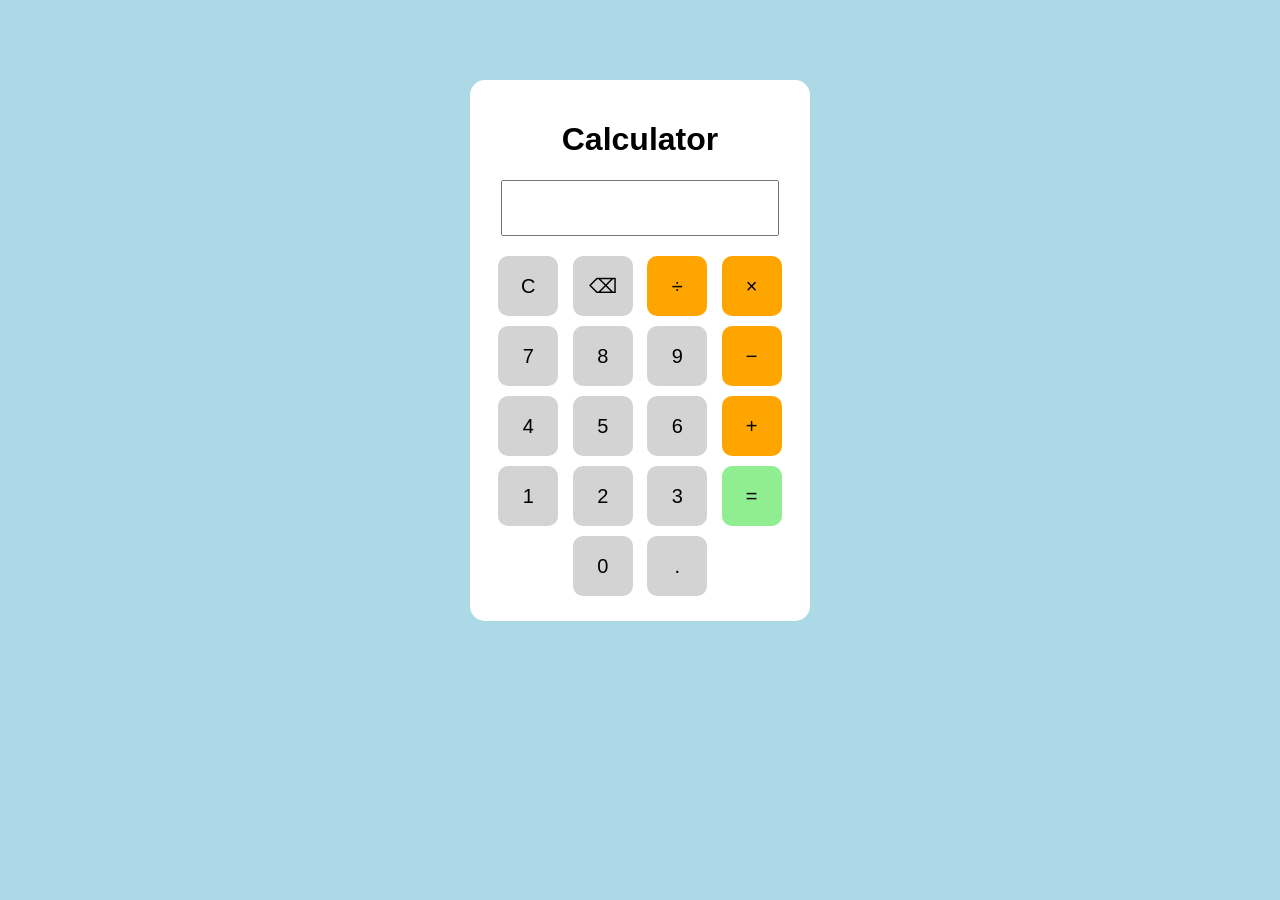
<file: Calculator.html>
<!DOCTYPE html>
<html>
<head>
    <title>My Calculator</title>

    <style>
        body {
            background-color: lightblue;
            font-family: Arial;
            text-align: center;
        }

        .calculator {
            width: 300px;
            margin: 80px auto;
            padding: 20px;
            background-color: white;
            border-radius: 15px;
        }

        #display {
            width: 90%;
            height: 50px;
            font-size: 25px;
            text-align: right;
            margin-bottom: 15px;
        }

        button {
            width: 60px;
            height: 60px;
            margin: 5px;
            font-size: 20px;
            border: none;
            border-radius: 10px;
            background-color: lightgray;
        }

        button:hover {
            background-color: gray;
        }

        .operator {
            background-color: orange;
        }

        .equal {
            background-color: lightgreen;
        }
    </style>
</head>

<body>

    <div class="calculator">

        <h1>Calculator</h1>

        <input type="text" id="display" readonly>

        <br>

        <button onclick="clearDisplay()">C</button>
        <button onclick="deleteNumber()">⌫</button>
        <button class="operator" onclick="addNumber('/')">÷</button>
        <button class="operator" onclick="addNumber('*')">×</button>

        <br>

        <button onclick="addNumber('7')">7</button>
        <button onclick="addNumber('8')">8</button>
        <button onclick="addNumber('9')">9</button>
        <button class="operator" onclick="addNumber('-')">−</button>

        <br>

        <button onclick="addNumber('4')">4</button>
        <button onclick="addNumber('5')">5</button>
        <button onclick="addNumber('6')">6</button>
        <button class="operator" onclick="addNumber('+')">+</button>

        <br>

        <button onclick="addNumber('1')">1</button>
        <button onclick="addNumber('2')">2</button>
        <button onclick="addNumber('3')">3</button>
        <button class="equal" onclick="calculate()">=</button>

        <br>

        <button onclick="addNumber('0')">0</button>
        <button onclick="addNumber('.')">.</button>

    </div>


    <script>

        // Add numbers and operators to the display
        function addNumber(value) {
            document.getElementById("display").value += value;
        }


        // Clear the calculator
        function clearDisplay() {
            document.getElementById("display").value = "";
        }


        // Delete the last number
        function deleteNumber() {
            var display = document.getElementById("display");

            display.value = display.value.slice(0, -1);
        }


        // Calculate the answer
        function calculate() {

            var display = document.getElementById("display");

            try {
                display.value = eval(display.value);
            }

            catch {
                display.value = "Error";
            }
        }

    </script>

</body>
</html>
</file>
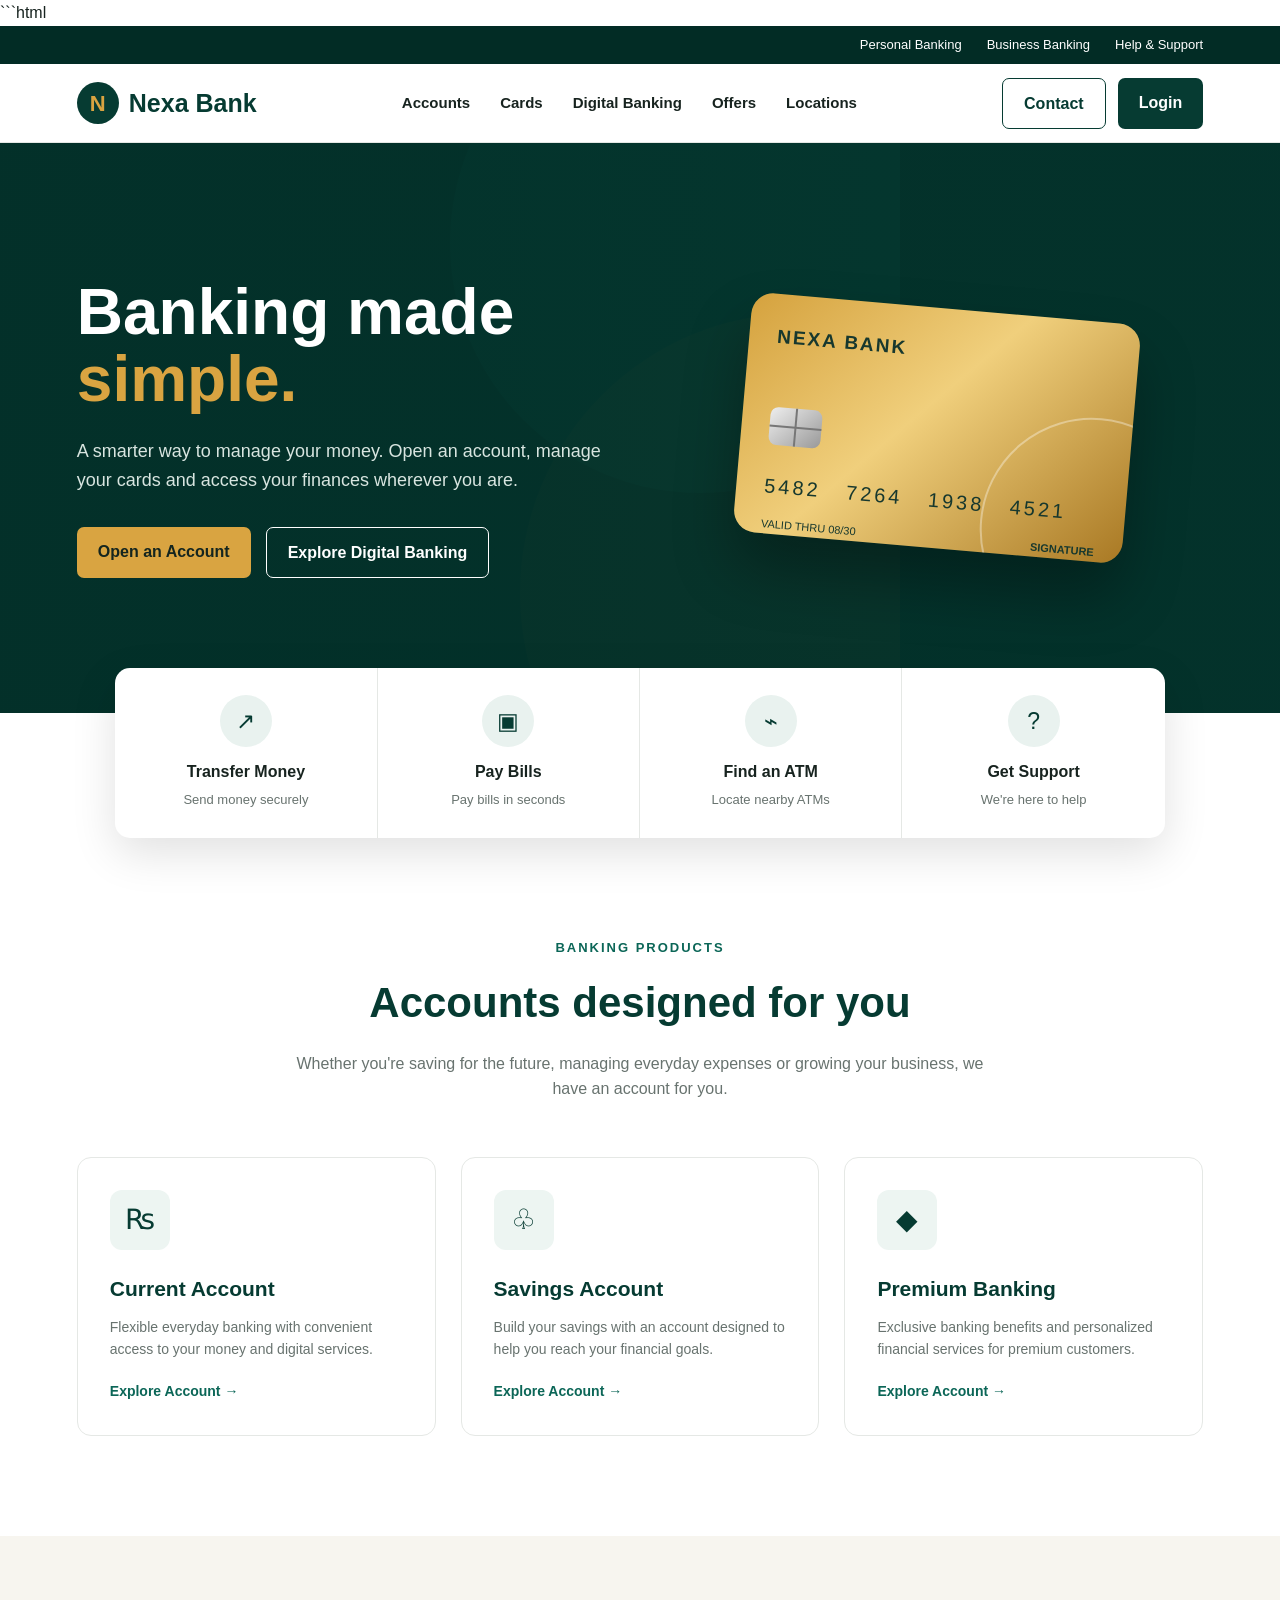
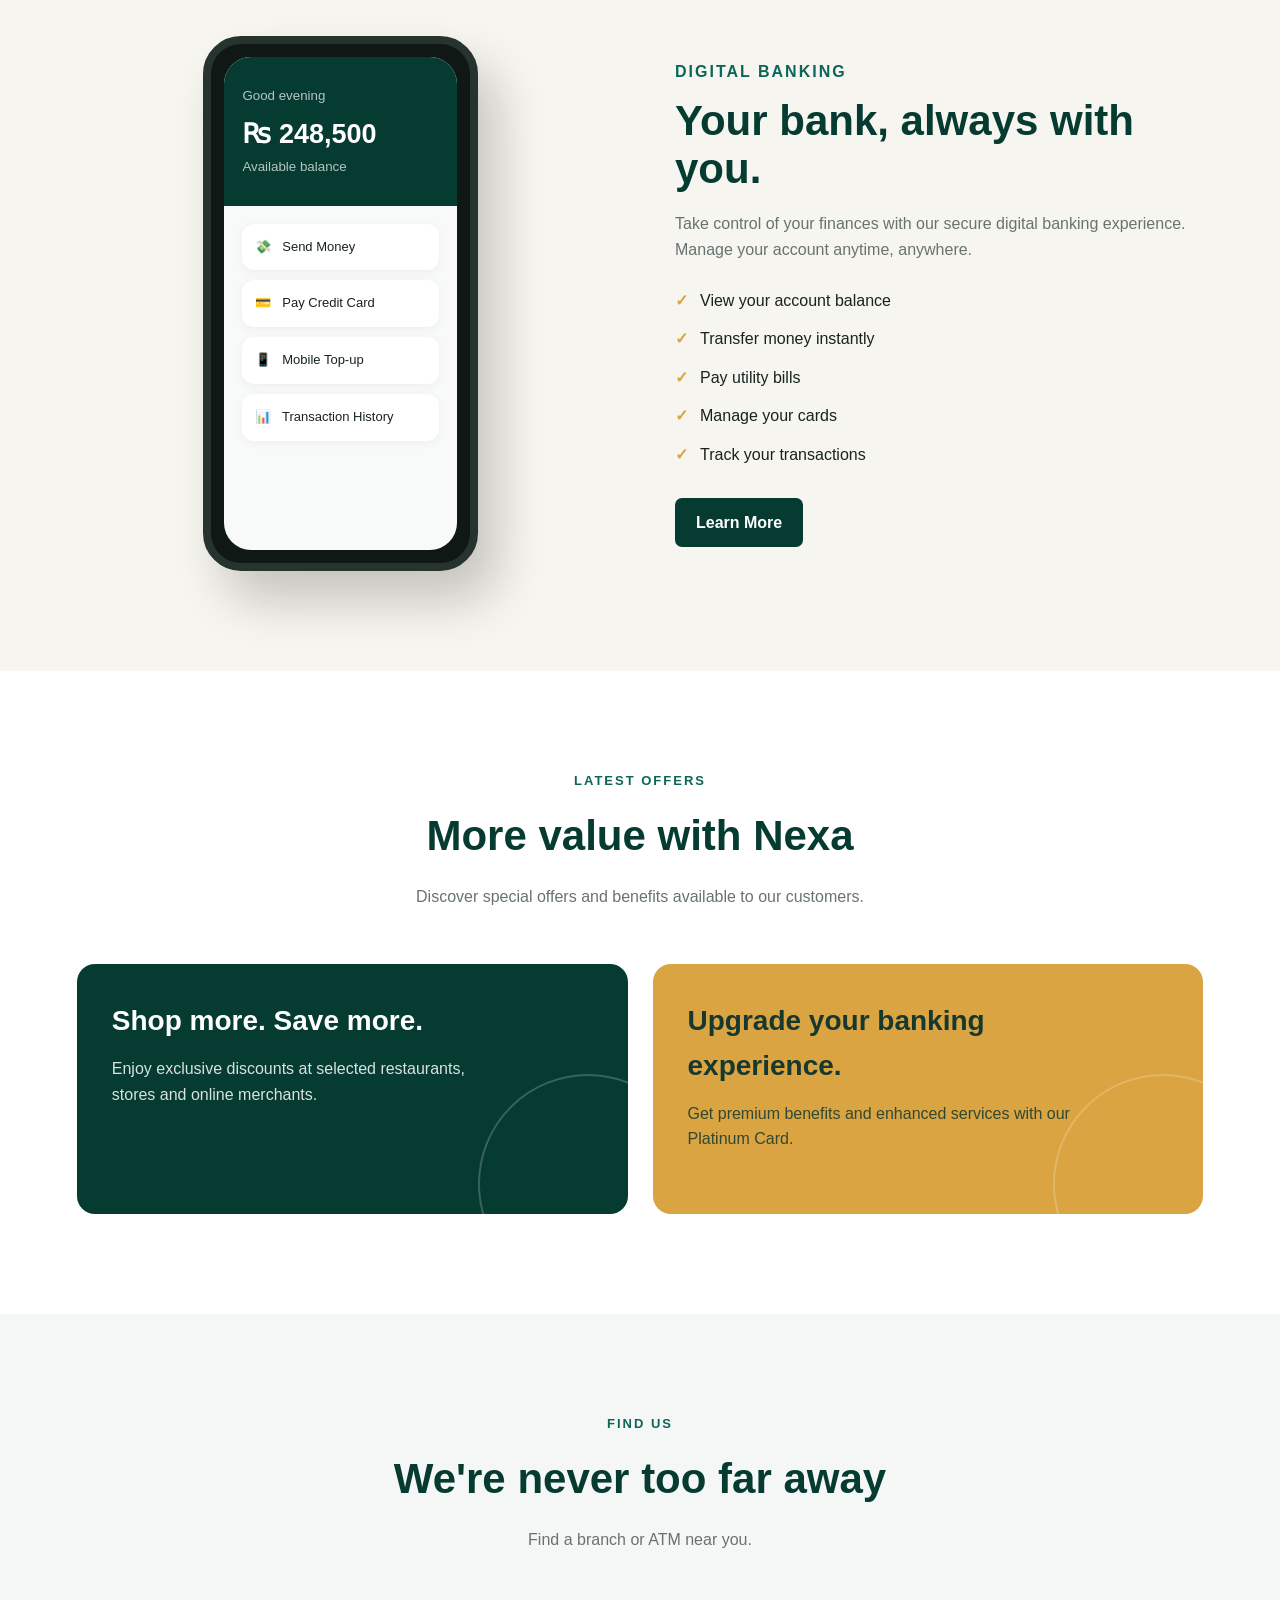
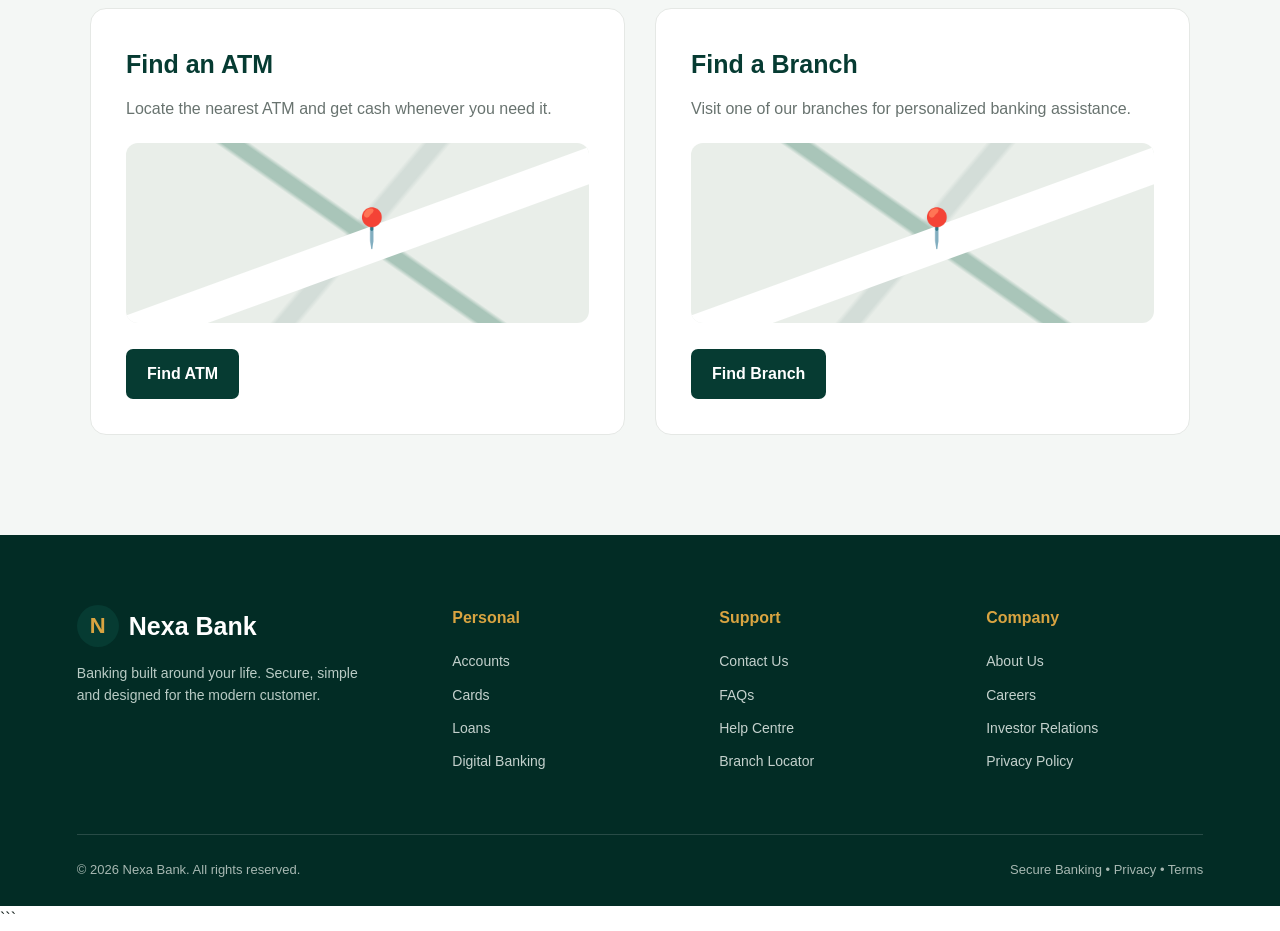
<file: indexxx.html>
```html
<!DOCTYPE html>
<html lang="en">
<head>
    <meta charset="UTF-8">
    <meta name="viewport" content="width=device-width, initial-scale=1.0">

    <title>Nexa Bank | Modern Digital Banking</title>

    <style>
        * {
            margin: 0;
            padding: 0;
            box-sizing: border-box;
            font-family: Arial, Helvetica, sans-serif;
        }

        :root {
            --primary: #063b32;
            --primary-light: #0b6657;
            --accent: #d9a441;
            --cream: #f7f5ef;
            --white: #ffffff;
            --text: #17231f;
            --muted: #68736f;
            --border: #e5e8e5;
        }

        body {
            background: var(--white);
            color: var(--text);
            line-height: 1.6;
        }

        a {
            text-decoration: none;
            color: inherit;
        }

        /* ================= NAVBAR ================= */

        .topbar {
            background: #022c25;
            color: white;
            padding: 9px 6%;
            display: flex;
            justify-content: flex-end;
            gap: 25px;
            font-size: 13px;
        }

        header {
            background: white;
            border-bottom: 1px solid var(--border);
            position: sticky;
            top: 0;
            z-index: 100;
        }

        .navbar {
            width: 88%;
            max-width: 1250px;
            margin: auto;
            height: 78px;
            display: flex;
            align-items: center;
            justify-content: space-between;
        }

        .logo {
            display: flex;
            align-items: center;
            gap: 10px;
            font-size: 25px;
            font-weight: 800;
            color: var(--primary);
        }

        .logo-icon {
            width: 42px;
            height: 42px;
            background: var(--primary);
            border-radius: 50%;
            display: grid;
            place-items: center;
            color: var(--accent);
            font-size: 22px;
        }

        .nav-links {
            display: flex;
            gap: 30px;
            list-style: none;
            font-size: 15px;
            font-weight: 600;
        }

        .nav-links a:hover {
            color: var(--primary-light);
        }

        .nav-buttons {
            display: flex;
            gap: 12px;
        }

        .btn {
            padding: 12px 21px;
            border-radius: 7px;
            border: none;
            cursor: pointer;
            font-weight: bold;
            display: inline-block;
        }

        .btn-outline {
            border: 1px solid var(--primary);
            color: var(--primary);
            background: white;
        }

        .btn-primary {
            background: var(--primary);
            color: white;
        }

        .btn-gold {
            background: var(--accent);
            color: #14251f;
        }

        /* ================= HERO ================= */

        .hero {
            background:
                linear-gradient(90deg, rgba(3, 48, 41, .98), rgba(3, 48, 41, .80)),
                url("data:image/svg+xml,%3Csvg xmlns='http://www.w3.org/2000/svg' width='900' height='600'%3E%3Crect width='900' height='600' fill='%23063b32'/%3E%3Ccircle cx='700' cy='100' r='250' fill='%230b6657' opacity='.7'/%3E%3Ccircle cx='800' cy='450' r='280' fill='%23d9a441' opacity='.15'/%3E%3C/svg%3E");

            color: white;
            min-height: 570px;
            display: flex;
            align-items: center;
        }

        .hero-container {
            width: 88%;
            max-width: 1250px;
            margin: auto;
            display: grid;
            grid-template-columns: 1fr 1fr;
            gap: 60px;
            align-items: center;
        }

        .hero-text h1 {
            font-size: clamp(42px, 5vw, 67px);
            line-height: 1.05;
            margin-bottom: 24px;
        }

        .hero-text h1 span {
            color: var(--accent);
        }

        .hero-text p {
            max-width: 560px;
            color: #d8e5e0;
            font-size: 18px;
            margin-bottom: 32px;
        }

        .hero-buttons {
            display: flex;
            gap: 15px;
            flex-wrap: wrap;
        }

        /* HERO BANK CARD */

        .hero-card-area {
            display: flex;
            justify-content: center;
            perspective: 1000px;
        }

        .bank-card {
            width: 390px;
            height: 240px;
            border-radius: 22px;
            padding: 28px;
            background:
                linear-gradient(135deg, #d5a23e, #f0cf7c 45%, #a97924);
            color: #17382e;
            box-shadow: 0 35px 60px rgba(0,0,0,.3);
            transform: rotate(5deg);
            position: relative;
            overflow: hidden;
        }

        .bank-card::after {
            content: "";
            position: absolute;
            width: 220px;
            height: 220px;
            border: 2px solid rgba(255,255,255,.35);
            border-radius: 50%;
            right: -80px;
            bottom: -80px;
        }

        .card-name {
            font-size: 19px;
            font-weight: bold;
            letter-spacing: 2px;
        }

        .chip {
            margin-top: 55px;
            width: 52px;
            height: 38px;
            border-radius: 8px;
            background: linear-gradient(135deg,#eee,#999);
            position: relative;
        }

        .chip::before,
        .chip::after {
            content: "";
            position: absolute;
            background: #777;
        }

        .chip::before {
            width: 100%;
            height: 2px;
            top: 18px;
        }

        .chip::after {
            width: 2px;
            height: 100%;
            left: 25px;
        }

        .card-number {
            margin-top: 25px;
            font-size: 20px;
            letter-spacing: 3px;
        }

        .card-bottom {
            margin-top: 14px;
            display: flex;
            justify-content: space-between;
            font-size: 11px;
        }

        /* ================= QUICK SERVICES ================= */

        .quick-services {
            margin-top: -45px;
            position: relative;
            z-index: 5;
        }

        .quick-grid {
            width: 82%;
            max-width: 1100px;
            margin: auto;
            background: white;
            border-radius: 15px;
            box-shadow: 0 15px 45px rgba(0,0,0,.12);
            display: grid;
            grid-template-columns: repeat(4, 1fr);
            overflow: hidden;
        }

        .quick-item {
            padding: 27px;
            text-align: center;
            border-right: 1px solid var(--border);
        }

        .quick-item:last-child {
            border: none;
        }

        .quick-icon {
            width: 52px;
            height: 52px;
            margin: auto auto 12px;
            border-radius: 50%;
            display: grid;
            place-items: center;
            background: #e9f2ef;
            color: var(--primary);
            font-size: 23px;
        }

        .quick-item h4 {
            margin-bottom: 5px;
        }

        .quick-item p {
            font-size: 13px;
            color: var(--muted);
        }

        /* ================= SECTIONS ================= */

        .section {
            padding: 100px 6%;
        }

        .section-heading {
            text-align: center;
            max-width: 700px;
            margin: auto auto 55px;
        }

        .section-heading .small-title {
            color: var(--primary-light);
            font-weight: bold;
            text-transform: uppercase;
            letter-spacing: 2px;
            font-size: 13px;
        }

        .section-heading h2 {
            font-size: 42px;
            margin: 10px 0 15px;
            color: var(--primary);
        }

        .section-heading p {
            color: var(--muted);
        }

        /* ================= PRODUCTS ================= */

        .product-grid {
            max-width: 1150px;
            margin: auto;
            display: grid;
            grid-template-columns: repeat(3, 1fr);
            gap: 25px;
        }

        .product-card {
            border: 1px solid var(--border);
            border-radius: 14px;
            padding: 32px;
            transition: .3s;
            background: white;
        }

        .product-card:hover {
            transform: translateY(-8px);
            box-shadow: 0 18px 40px rgba(0,0,0,.08);
        }

        .product-icon {
            width: 60px;
            height: 60px;
            background: #edf5f2;
            color: var(--primary);
            border-radius: 12px;
            display: grid;
            place-items: center;
            font-size: 28px;
            margin-bottom: 22px;
        }

        .product-card h3 {
            color: var(--primary);
            font-size: 21px;
            margin-bottom: 10px;
        }

        .product-card p {
            color: var(--muted);
            margin-bottom: 20px;
            font-size: 14px;
        }

        .learn-more {
            color: var(--primary-light);
            font-weight: bold;
            font-size: 14px;
        }

        /* ================= FEATURE ================= */

        .feature {
            background: var(--cream);
        }

        .feature-container {
            max-width: 1150px;
            margin: auto;
            display: grid;
            grid-template-columns: 1fr 1fr;
            gap: 70px;
            align-items: center;
        }

        .phone-area {
            display: flex;
            justify-content: center;
            position: relative;
        }

        .phone {
            width: 275px;
            height: 535px;
            background: #101816;
            border: 8px solid #27332f;
            border-radius: 38px;
            padding: 13px;
            box-shadow: 20px 30px 50px rgba(0,0,0,.2);
        }

        .phone-screen {
            height: 100%;
            background: #f7faf8;
            border-radius: 27px;
            overflow: hidden;
        }

        .phone-top {
            background: var(--primary);
            color: white;
            padding: 28px 18px;
        }

        .phone-top small {
            opacity: .7;
        }

        .balance {
            font-size: 27px;
            font-weight: bold;
            margin-top: 7px;
        }

        .phone-menu {
            padding: 18px;
        }

        .phone-row {
            background: white;
            border-radius: 12px;
            padding: 13px;
            margin-bottom: 10px;
            box-shadow: 0 2px 10px rgba(0,0,0,.05);
            font-size: 13px;
        }

        .feature-content .small-title {
            color: var(--primary-light);
            font-weight: bold;
            text-transform: uppercase;
            letter-spacing: 2px;
        }

        .feature-content h2 {
            font-size: 42px;
            line-height: 1.15;
            color: var(--primary);
            margin: 12px 0 18px;
        }

        .feature-content p {
            color: var(--muted);
            margin-bottom: 25px;
        }

        .feature-list {
            list-style: none;
            margin-bottom: 30px;
        }

        .feature-list li {
            margin-bottom: 13px;
        }

        .feature-list li::before {
            content: "✓";
            color: var(--accent);
            font-weight: bold;
            margin-right: 12px;
        }

        /* ================= OFFERS ================= */

        .offers {
            max-width: 1150px;
            margin: auto;
            display: grid;
            grid-template-columns: 1fr 1fr;
            gap: 25px;
        }

        .offer {
            min-height: 250px;
            padding: 35px;
            border-radius: 18px;
            position: relative;
            overflow: hidden;
            background: var(--primary);
            color: white;
        }

        .offer:nth-child(2) {
            background: #d9a441;
            color: #17382e;
        }

        .offer h3 {
            font-size: 28px;
            max-width: 340px;
            margin-bottom: 12px;
        }

        .offer p {
            max-width: 400px;
            opacity: .85;
        }

        .offer-circle {
            position: absolute;
            width: 220px;
            height: 220px;
            border: 2px solid rgba(255,255,255,.2);
            border-radius: 50%;
            right: -70px;
            bottom: -80px;
        }

        /* ================= LOCATION ================= */

        .location-section {
            background: #f4f7f5;
        }

        .location-grid {
            max-width: 1100px;
            margin: auto;
            display: grid;
            grid-template-columns: 1fr 1fr;
            gap: 30px;
        }

        .location-card {
            background: white;
            padding: 35px;
            border-radius: 16px;
            border: 1px solid var(--border);
        }

        .location-card h3 {
            color: var(--primary);
            font-size: 25px;
            margin-bottom: 12px;
        }

        .location-card p {
            color: var(--muted);
            margin-bottom: 22px;
        }

        .fake-map {
            height: 180px;
            border-radius: 12px;
            background:
                linear-gradient(35deg, transparent 48%, #a9c5b9 49%, #a9c5b9 52%, transparent 53%),
                linear-gradient(130deg, transparent 48%, #d3ddd8 49%, #d3ddd8 52%, transparent 53%),
                #e9eee9;
            position: relative;
            overflow: hidden;
        }

        .map-road {
            position: absolute;
            width: 130%;
            height: 35px;
            background: #fff;
            transform: rotate(-20deg);
            top: 75px;
            left: -30px;
        }

        .map-pin {
            position: absolute;
            left: 48%;
            top: 55px;
            font-size: 38px;
        }

        /* ================= FOOTER ================= */

        footer {
            background: #022c25;
            color: white;
            padding: 70px 6% 25px;
        }

        .footer-grid {
            max-width: 1200px;
            margin: auto;
            display: grid;
            grid-template-columns: 1.5fr repeat(3, 1fr);
            gap: 50px;
        }

        .footer-brand p {
            color: #b9cbc5;
            max-width: 300px;
            margin-top: 15px;
            font-size: 14px;
        }

        footer h4 {
            margin-bottom: 20px;
            color: var(--accent);
        }

        footer ul {
            list-style: none;
        }

        footer li {
            margin-bottom: 11px;
            color: #c4d1cd;
            font-size: 14px;
        }

        .copyright {
            max-width: 1200px;
            margin: 50px auto 0;
            padding-top: 25px;
            border-top: 1px solid rgba(255,255,255,.15);
            color: #a7b8b2;
            font-size: 13px;
            display: flex;
            justify-content: space-between;
        }

        /* ================= RESPONSIVE ================= */

        @media (max-width: 950px) {

            .nav-links {
                display: none;
            }

            .hero-container,
            .feature-container {
                grid-template-columns: 1fr;
            }

            .hero {
                padding: 80px 0;
            }

            .hero-card-area {
                margin-top: 30px;
            }

            .quick-grid {
                grid-template-columns: repeat(2, 1fr);
            }

            .quick-item:nth-child(2) {
                border-right: none;
            }

            .product-grid {
                grid-template-columns: 1fr 1fr;
            }

            .footer-grid {
                grid-template-columns: 1fr 1fr;
            }
        }

        @media (max-width: 650px) {

            .topbar {
                display: none;
            }

            .navbar {
                height: 68px;
            }

            .nav-buttons .btn-outline {
                display: none;
            }

            .logo {
                font-size: 21px;
            }

            .hero-text h1 {
                font-size: 43px;
            }

            .bank-card {
                width: 310px;
                height: 195px;
            }

            .chip {
                margin-top: 30px;
            }

            .card-number {
                font-size: 15px;
            }

            .quick-grid {
                grid-template-columns: 1fr 1fr;
                width: 92%;
            }

            .quick-item {
                padding: 20px 10px;
            }

            .section {
                padding: 70px 5%;
            }

            .section-heading h2,
            .feature-content h2 {
                font-size: 33px;
            }

            .product-grid,
            .offers,
            .location-grid {
                grid-template-columns: 1fr;
            }

            .footer-grid {
                grid-template-columns: 1fr;
            }

            .copyright {
                flex-direction: column;
                gap: 10px;
            }
        }
    </style>
</head>

<body>

    <!-- TOP BAR -->
    <div class="topbar">
        <span>Personal Banking</span>
        <span>Business Banking</span>
        <span>Help & Support</span>
    </div>

    <!-- NAVIGATION -->
    <header>
        <nav class="navbar">

            <a href="#" class="logo">
                <span class="logo-icon">N</span>
                Nexa Bank
            </a>

            <ul class="nav-links">
                <li><a href="#accounts">Accounts</a></li>
                <li><a href="#cards">Cards</a></li>
                <li><a href="#digital">Digital Banking</a></li>
                <li><a href="#offers">Offers</a></li>
                <li><a href="#locations">Locations</a></li>
            </ul>

            <div class="nav-buttons">
                <a href="#" class="btn btn-outline">Contact</a>
                <a href="#" class="btn btn-primary">Login</a>
            </div>

        </nav>
    </header>


    <!-- HERO -->
    <section class="hero">

        <div class="hero-container">

            <div class="hero-text">

                <h1>
                    Banking made
                    <span>simple.</span>
                </h1>

                <p>
                    A smarter way to manage your money.
                    Open an account, manage your cards and
                    access your finances wherever you are.
                </p>

                <div class="hero-buttons">
                    <a href="#accounts" class="btn btn-gold">
                        Open an Account
                    </a>

                    <a href="#digital" class="btn"
                       style="border:1px solid white;color:white;">
                        Explore Digital Banking
                    </a>
                </div>

            </div>


            <div class="hero-card-area">

                <div class="bank-card">

                    <div class="card-name">
                        NEXA BANK
                    </div>

                    <div class="chip"></div>

                    <div class="card-number">
                        5482 &nbsp; 7264 &nbsp; 1938 &nbsp; 4521
                    </div>

                    <div class="card-bottom">
                        <span>VALID THRU 08/30</span>
                        <strong>SIGNATURE</strong>
                    </div>

                </div>

            </div>

        </div>

    </section>


    <!-- QUICK SERVICES -->

    <section class="quick-services">

        <div class="quick-grid">

            <div class="quick-item">
                <div class="quick-icon">↗</div>
                <h4>Transfer Money</h4>
                <p>Send money securely</p>
            </div>

            <div class="quick-item">
                <div class="quick-icon">▣</div>
                <h4>Pay Bills</h4>
                <p>Pay bills in seconds</p>
            </div>

            <div class="quick-item">
                <div class="quick-icon">⌁</div>
                <h4>Find an ATM</h4>
                <p>Locate nearby ATMs</p>
            </div>

            <div class="quick-item">
                <div class="quick-icon">?</div>
                <h4>Get Support</h4>
                <p>We're here to help</p>
            </div>

        </div>

    </section>


    <!-- ACCOUNTS -->

    <section class="section" id="accounts">

        <div class="section-heading">

            <div class="small-title">
                Banking Products
            </div>

            <h2>Accounts designed for you</h2>

            <p>
                Whether you're saving for the future,
                managing everyday expenses or growing
                your business, we have an account for you.
            </p>

        </div>


        <div class="product-grid">

            <div class="product-card">

                <div class="product-icon">₨</div>

                <h3>Current Account</h3>

                <p>
                    Flexible everyday banking with convenient
                    access to your money and digital services.
                </p>

                <a href="#" class="learn-more">
                    Explore Account →
                </a>

            </div>


            <div class="product-card">

                <div class="product-icon">♧</div>

                <h3>Savings Account</h3>

                <p>
                    Build your savings with an account designed
                    to help you reach your financial goals.
                </p>

                <a href="#" class="learn-more">
                    Explore Account →
                </a>

            </div>


            <div class="product-card">

                <div class="product-icon">◆</div>

                <h3>Premium Banking</h3>

                <p>
                    Exclusive banking benefits and personalized
                    financial services for premium customers.
                </p>

                <a href="#" class="learn-more">
                    Explore Account →
                </a>

            </div>

        </div>

    </section>


    <!-- DIGITAL BANKING -->

    <section class="section feature" id="digital">

        <div class="feature-container">

            <div class="phone-area">

                <div class="phone">

                    <div class="phone-screen">

                        <div class="phone-top">

                            <small>Good evening</small>

                            <div class="balance">
                                ₨ 248,500
                            </div>

                            <small>Available balance</small>

                        </div>

                        <div class="phone-menu">

                            <div class="phone-row">
                                💸 &nbsp; Send Money
                            </div>

                            <div class="phone-row">
                                💳 &nbsp; Pay Credit Card
                            </div>

                            <div class="phone-row">
                                📱 &nbsp; Mobile Top-up
                            </div>

                            <div class="phone-row">
                                📊 &nbsp; Transaction History
                            </div>

                        </div>

                    </div>

                </div>

            </div>


            <div class="feature-content">

                <div class="small-title">
                    Digital Banking
                </div>

                <h2>
                    Your bank,
                    always with you.
                </h2>

                <p>
                    Take control of your finances with our
                    secure digital banking experience. Manage
                    your account anytime, anywhere.
                </p>

                <ul class="feature-list">
                    <li>View your account balance</li>
                    <li>Transfer money instantly</li>
                    <li>Pay utility bills</li>
                    <li>Manage your cards</li>
                    <li>Track your transactions</li>
                </ul>

                <a href="#" class="btn btn-primary">
                    Learn More
                </a>

            </div>

        </div>

    </section>


    <!-- OFFERS -->

    <section class="section" id="offers">

        <div class="section-heading">

            <div class="small-title">
                Latest Offers
            </div>

            <h2>More value with Nexa</h2>

            <p>
                Discover special offers and benefits
                available to our customers.
            </p>

        </div>


        <div class="offers">

            <div class="offer">

                <h3>
                    Shop more.
                    Save more.
                </h3>

                <p>
                    Enjoy exclusive discounts at selected
                    restaurants, stores and online merchants.
                </p>

                <div class="offer-circle"></div>

            </div>


            <div class="offer">

                <h3>
                    Upgrade your
                    banking experience.
                </h3>

                <p>
                    Get premium benefits and enhanced
                    services with our Platinum Card.
                </p>

                <div class="offer-circle"></div>

            </div>

        </div>

    </section>


    <!-- ATM / LOCATION -->

    <section class="section location-section" id="locations">

        <div class="section-heading">

            <div class="small-title">
                Find Us
            </div>

            <h2>We're never too far away</h2>

            <p>
                Find a branch or ATM near you.
            </p>

        </div>


        <div class="location-grid">

            <div class="location-card">

                <h3>Find an ATM</h3>

                <p>
                    Locate the nearest ATM and get cash
                    whenever you need it.
                </p>

                <div class="fake-map">

                    <div class="map-road"></div>

                    <div class="map-pin">📍</div>

                </div>

                <br>

                <a href="#" class="btn btn-primary">
                    Find ATM
                </a>

            </div>


            <div class="location-card">

                <h3>Find a Branch</h3>

                <p>
                    Visit one of our branches for personalized
                    banking assistance.
                </p>

                <div class="fake-map">

                    <div class="map-road"></div>

                    <div class="map-pin">📍</div>

                </div>

                <br>

                <a href="#" class="btn btn-primary">
                    Find Branch
                </a>

            </div>

        </div>

    </section>


    <!-- FOOTER -->

    <footer>

        <div class="footer-grid">

            <div class="footer-brand">

                <div class="logo" style="color:white;">
                    <span class="logo-icon">N</span>
                    Nexa Bank
                </div>

                <p>
                    Banking built around your life.
                    Secure, simple and designed for
                    the modern customer.
                </p>

            </div>


            <div>

                <h4>Personal</h4>

                <ul>
                    <li>Accounts</li>
                    <li>Cards</li>
                    <li>Loans</li>
                    <li>Digital Banking</li>
                </ul>

            </div>


            <div>

                <h4>Support</h4>

                <ul>
                    <li>Contact Us</li>
                    <li>FAQs</li>
                    <li>Help Centre</li>
                    <li>Branch Locator</li>
                </ul>

            </div>


            <div>

                <h4>Company</h4>

                <ul>
                    <li>About Us</li>
                    <li>Careers</li>
                    <li>Investor Relations</li>
                    <li>Privacy Policy</li>
                </ul>

            </div>

        </div>


        <div class="copyright">

            <span>
                © 2026 Nexa Bank. All rights reserved.
            </span>

            <span>
                Secure Banking • Privacy • Terms
            </span>

        </div>

    </footer>

</body>
</html>
```
</file>
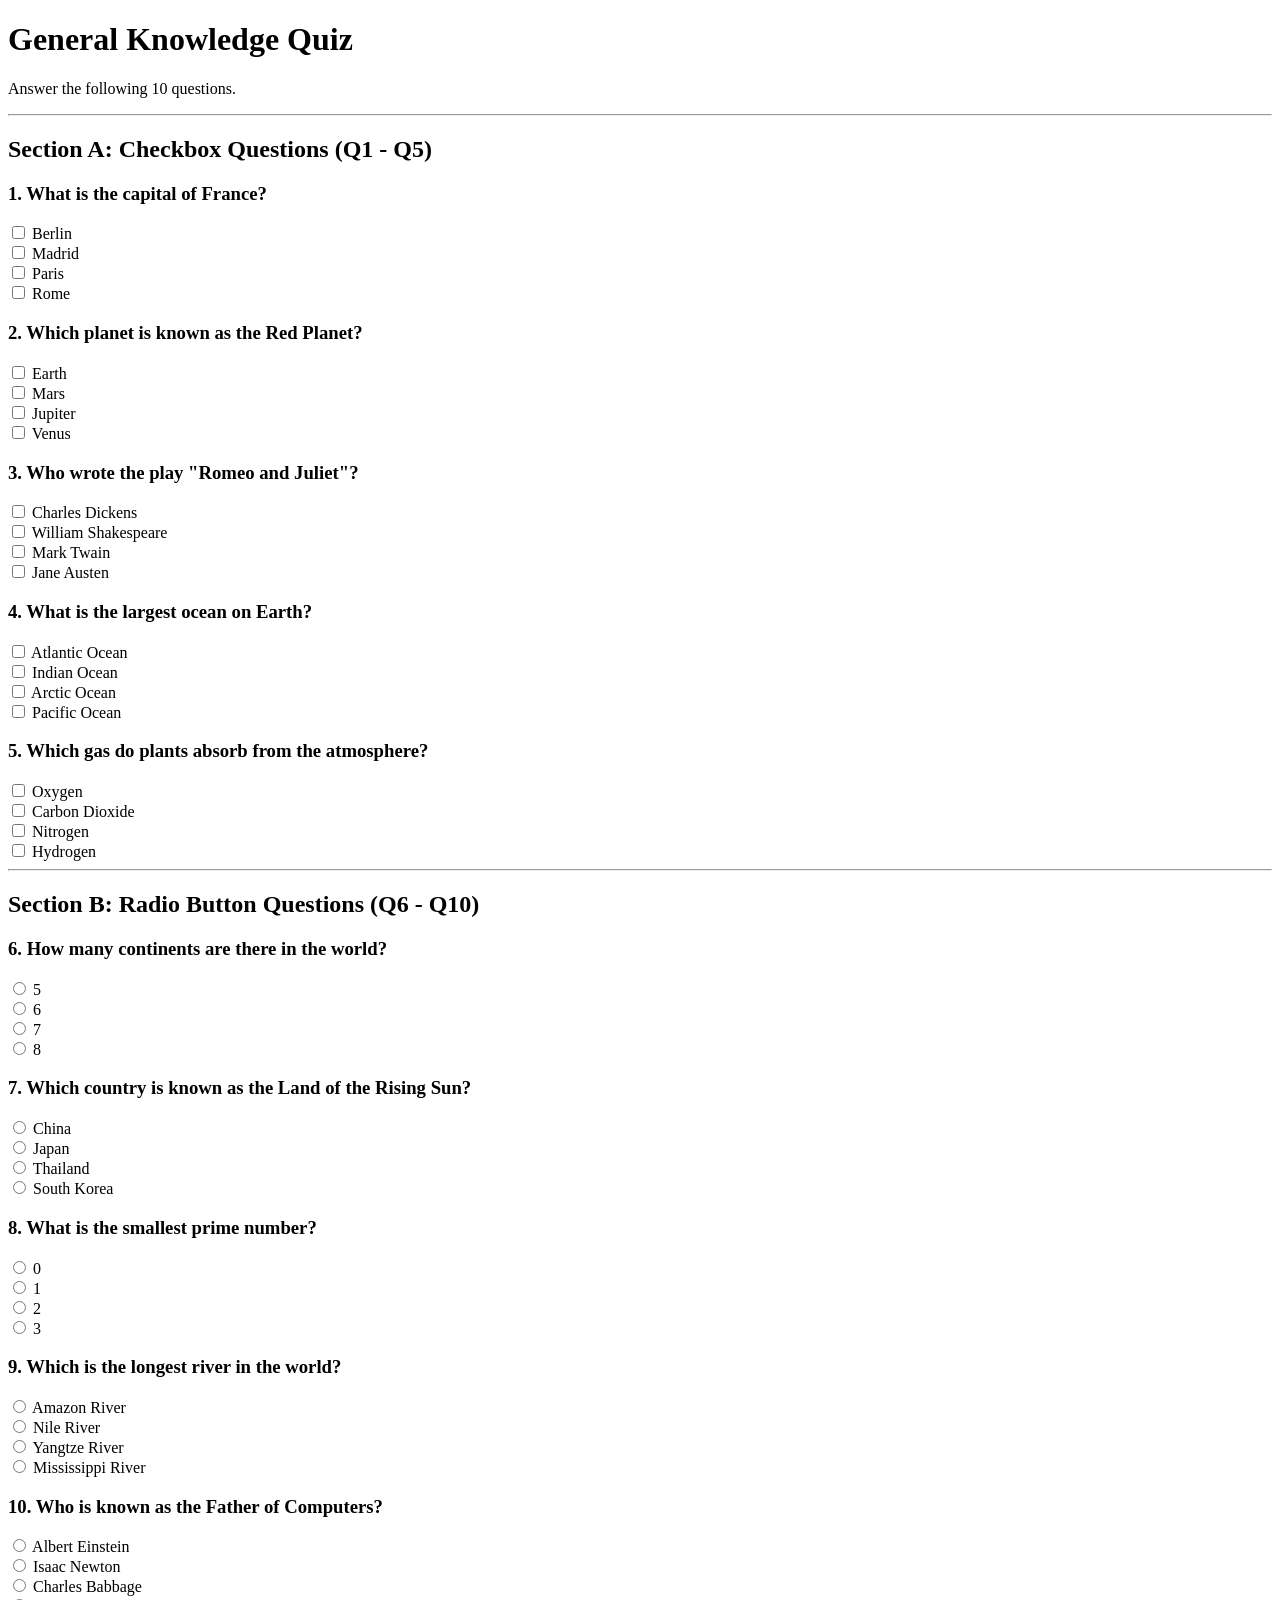
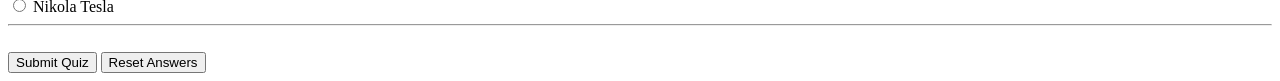
<file: MCQs.html>
<!DOCTYPE html>
<html lang="en">
<head>
<meta charset="UTF-8">
<title>General Knowledge MCQs</title>
</head>
<body>

<h1>General Knowledge Quiz</h1>
<p>Answer the following 10 questions.</p>

<form>

<hr>
<h2>Section A: Checkbox Questions (Q1 - Q5)</h2>

<h3>1. What is the capital of France?</h3>
<input type="checkbox" name="q1"> Berlin<br>
<input type="checkbox" name="q1"> Madrid<br>
<input type="checkbox" name="q1"> Paris<br>
<input type="checkbox" name="q1"> Rome<br>

<h3>2. Which planet is known as the Red Planet?</h3>
<input type="checkbox" name="q2"> Earth<br>
<input type="checkbox" name="q2"> Mars<br>
<input type="checkbox" name="q2"> Jupiter<br>
<input type="checkbox" name="q2"> Venus<br>

<h3>3. Who wrote the play "Romeo and Juliet"?</h3>
<input type="checkbox" name="q3"> Charles Dickens<br>
<input type="checkbox" name="q3"> William Shakespeare<br>
<input type="checkbox" name="q3"> Mark Twain<br>
<input type="checkbox" name="q3"> Jane Austen<br>

<h3>4. What is the largest ocean on Earth?</h3>
<input type="checkbox" name="q4"> Atlantic Ocean<br>
<input type="checkbox" name="q4"> Indian Ocean<br>
<input type="checkbox" name="q4"> Arctic Ocean<br>
<input type="checkbox" name="q4"> Pacific Ocean<br>

<h3>5. Which gas do plants absorb from the atmosphere?</h3>
<input type="checkbox" name="q5"> Oxygen<br>
<input type="checkbox" name="q5"> Carbon Dioxide<br>
<input type="checkbox" name="q5"> Nitrogen<br>
<input type="checkbox" name="q5"> Hydrogen<br>

<hr>
<h2>Section B: Radio Button Questions (Q6 - Q10)</h2>

<h3>6. How many continents are there in the world?</h3>
<input type="radio" name="q6"> 5<br>
<input type="radio" name="q6"> 6<br>
<input type="radio" name="q6"> 7<br>
<input type="radio" name="q6"> 8<br>

<h3>7. Which country is known as the Land of the Rising Sun?</h3>
<input type="radio" name="q7"> China<br>
<input type="radio" name="q7"> Japan<br>
<input type="radio" name="q7"> Thailand<br>
<input type="radio" name="q7"> South Korea<br>

<h3>8. What is the smallest prime number?</h3>
<input type="radio" name="q8"> 0<br>
<input type="radio" name="q8"> 1<br>
<input type="radio" name="q8"> 2<br>
<input type="radio" name="q8"> 3<br>

<h3>9. Which is the longest river in the world?</h3>
<input type="radio" name="q9"> Amazon River<br>
<input type="radio" name="q9"> Nile River<br>
<input type="radio" name="q9"> Yangtze River<br>
<input type="radio" name="q9"> Mississippi River<br>

<h3>10. Who is known as the Father of Computers?</h3>
<input type="radio" name="q10"> Albert Einstein<br>
<input type="radio" name="q10"> Isaac Newton<br>
<input type="radio" name="q10"> Charles Babbage<br>
<input type="radio" name="q10"> Nikola Tesla<br>

<hr>
<br>
<input type="submit" value="Submit Quiz">
<input type="reset" value="Reset Answers">

</form>

</body>
</html>
</file>
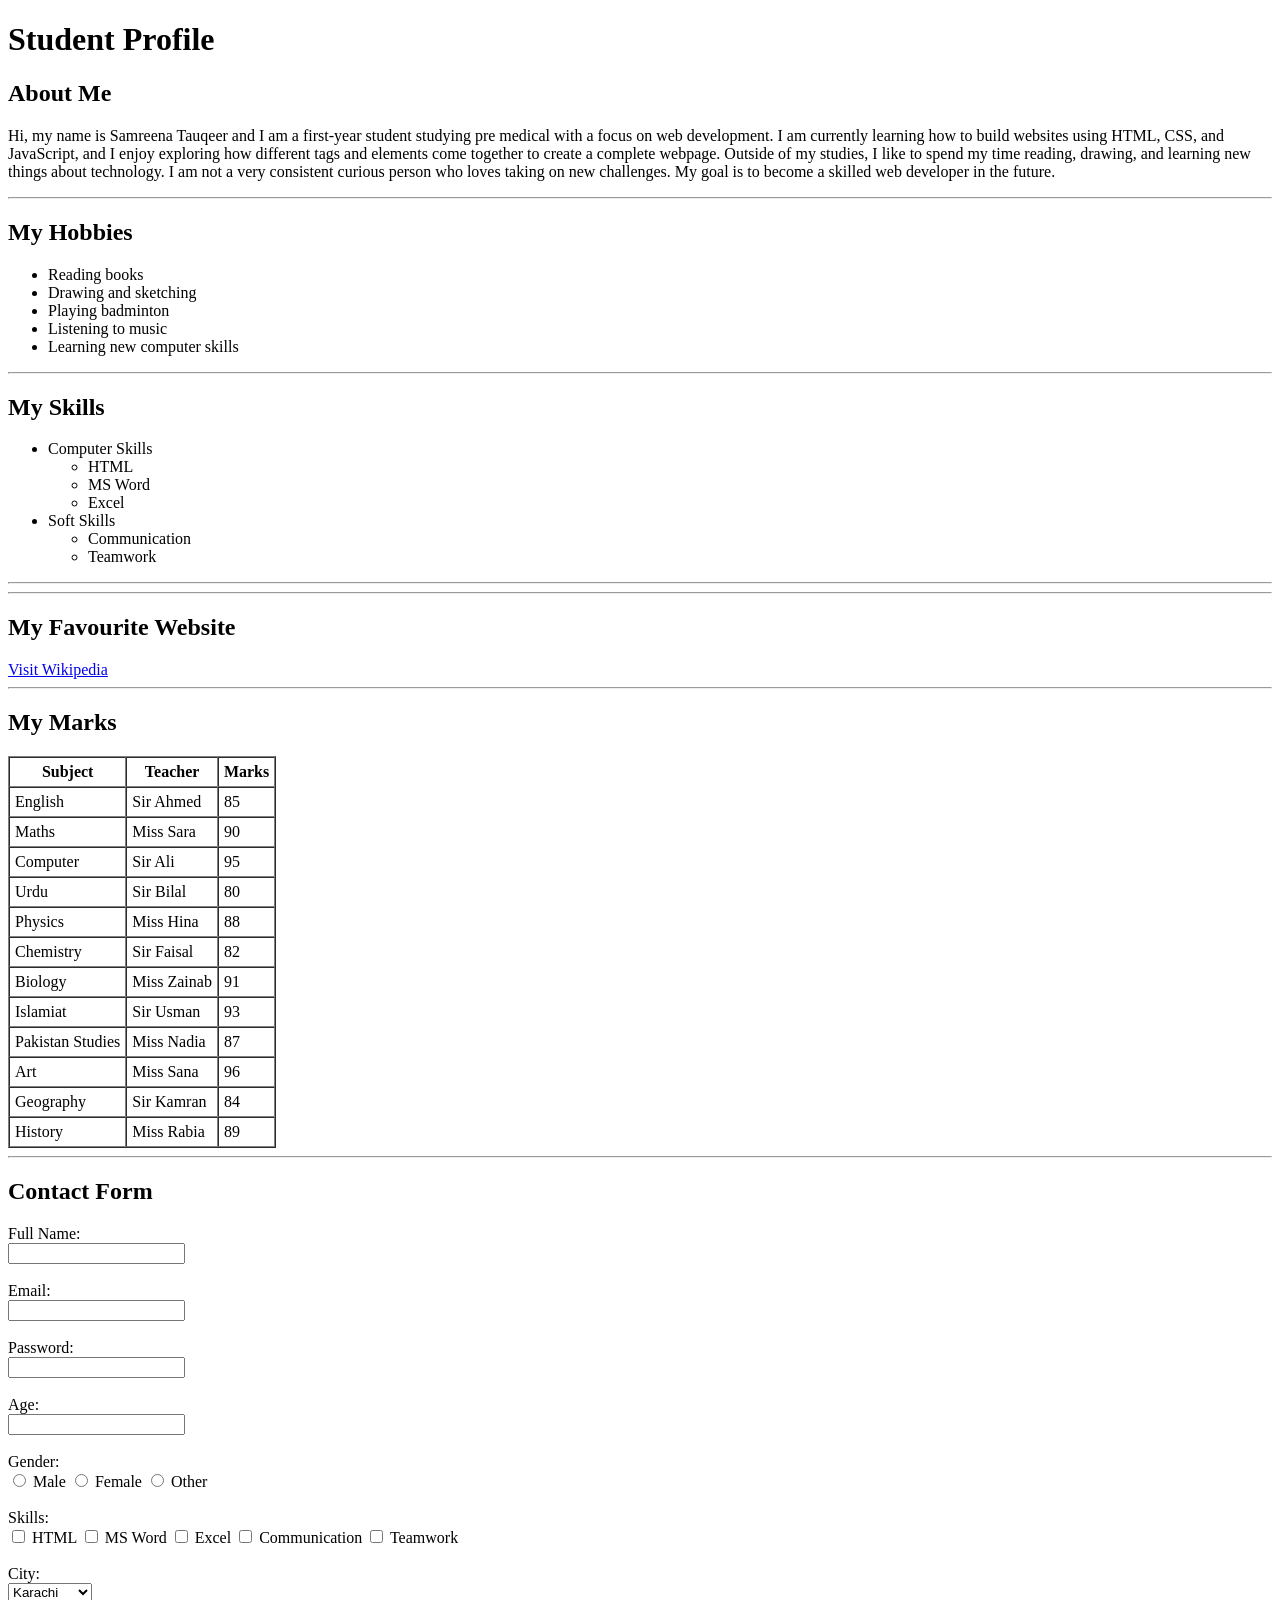
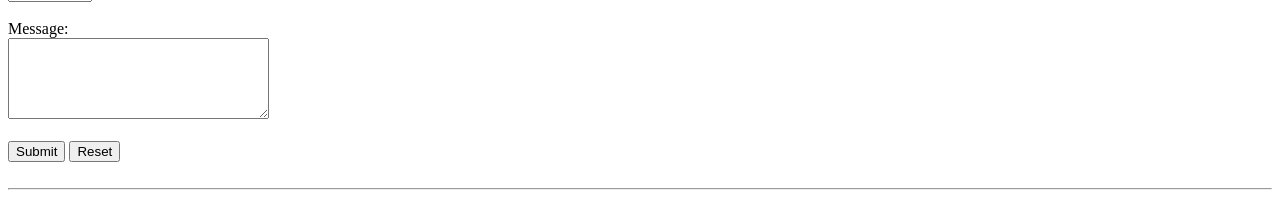
<file: student profile.html>
<!DOCTYPE html>
<html lang="en">
<head>
<meta charset="UTF-8">
<title>Student Profile</title>
</head>
<body>

<h1>Student Profile</h1>
<h2>About Me</h2>

<p>
Hi, my name is Samreena Tauqeer and I am a first-year student studying pre medical
with a focus on web development. I am currently learning how to build websites using
HTML, CSS, and JavaScript, and I enjoy exploring how different tags and elements come
together to create a complete webpage. Outside of my studies, I like to spend my time
reading, drawing, and learning new things about technology. I am not a very consistent
curious person who loves taking on new challenges. My goal is to become a skilled web
developer in the future.
</p>

<hr>

<h2>My Hobbies</h2>
<ul>
  <li>Reading books</li>
  <li>Drawing and sketching</li>
  <li>Playing badminton</li>
  <li>Listening to music</li>
  <li>Learning new computer skills</li>
</ul>

<hr>

<h2>My Skills</h2>
<ul>
  <li>Computer Skills
    <ul>
      <li>HTML</li>
      <li>MS Word</li>
      <li>Excel</li>
    </ul>
  </li>
  <li>Soft Skills
    <ul>
      <li>Communication</li>
      <li>Teamwork</li>
    </ul>
  </li>
</ul>

<hr>

<hr>

<h2>My Favourite Website</h2>
<a href="https://www.wikipedia.org" target="_blank">Visit Wikipedia</a>

<hr>

<h2>My Marks</h2>
<table border="1" cellpadding="5" cellspacing="0">
  <tr>
    <th>Subject</th>
    <th>Teacher</th>
    <th>Marks</th>
  </tr>
  <tr>
    <td>English</td>
    <td>Sir Ahmed</td>
    <td>85</td>
  </tr>
  <tr>
    <td>Maths</td>
    <td> Miss Sara</td>
    <td>90</td>
  </tr>
  <tr>
    <td>Computer</td>
    <td>Sir Ali</td>
    <td>95</td>
  </tr>
  <tr>
    <td>Urdu</td>
    <td> Sir Bilal</td>
    <td>80</td>
  </tr>
  <tr>
    <td>Physics</td>
    <td>Miss Hina</td>
    <td>88</td>
  </tr>
  <tr>
    <td>Chemistry</td>
    <td>Sir Faisal</td>
    <td>82</td>
  </tr>
  <tr>
    <td>Biology</td>
    <td>Miss Zainab</td>
    <td>91</td>
  </tr>
  <tr>
    <td>Islamiat</td>
    <td> Sir Usman</td>
    <td>93</td>
  </tr>
  <tr>
    <td>Pakistan Studies</td>
    <td> Miss Nadia</td>
    <td>87</td>
  </tr>
  <tr>
    <td>Art</td>
    <td> Miss Sana</td>
    <td>96</td>
  </tr>
  <tr>
    <td>Geography</td>
    <td> Sir Kamran</td>
    <td>84</td>
  </tr>
  <tr>
    <td>History</td>
    <td> Miss Rabia</td>
    <td>89</td>
  </tr>
</table>

<hr>

<h2>Contact Form</h2>
<form>

  Full Name: <br>
  <input type="text" name="fullname"><br><br>

  Email: <br>
  <input type="email" name="email"><br><br>

  Password: <br>
  <input type="password" name="password"><br><br>

  Age: <br>
  <input type="number" name="age"><br><br>

  Gender: <br>
  <input type="radio" name="gender" value="male"> Male
  <input type="radio" name="gender" value="female"> Female
  <input type="radio" name="gender" value="other"> Other
  <br><br>

  Skills: <br>
  <input type="checkbox" name="skills" value="html"> HTML
  <input type="checkbox" name="skills" value="msword"> MS Word
  <input type="checkbox" name="skills" value="excel"> Excel
  <input type="checkbox" name="skills" value="communication"> Communication
  <input type="checkbox" name="skills" value="teamwork"> Teamwork
  <br><br>

  City: <br>
  <select name="city">
    <option value="karachi">Karachi</option>
    <option value="lahore">Lahore</option>
    <option value="islamabad">Islamabad</option>
    <option value="peshawar">Peshawar</option>
    <option value="quetta">Quetta</option>
  </select>
  <br><br>

  Message: <br>
  <textarea name="message" rows="5" cols="30"></textarea>
  <br><br>

  <input type="submit" value="Submit">
  <input type="reset" value="Reset">

</form>

<br>
<hr>

</body>
</html>
</file>
